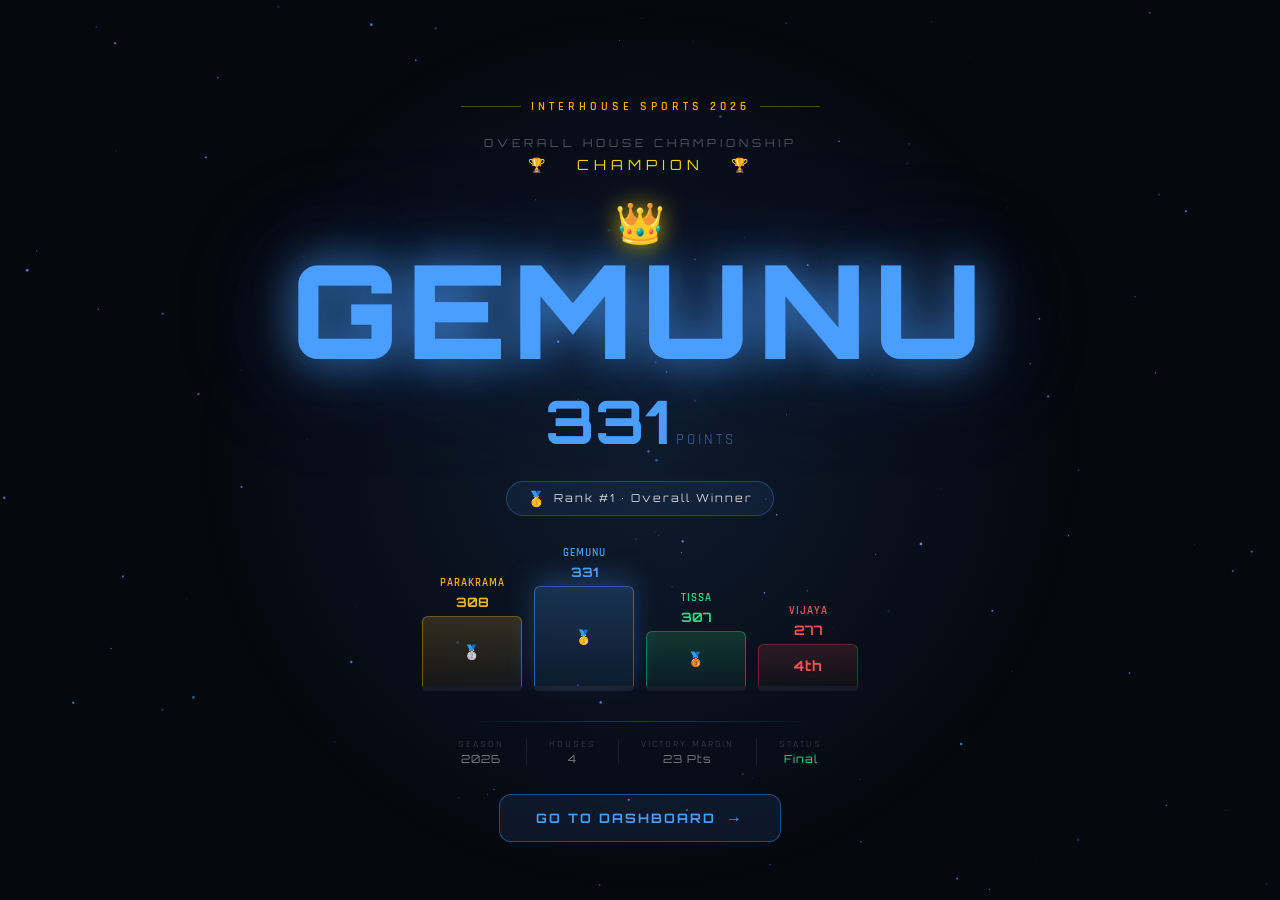
<file: index.html>
<!DOCTYPE html>
<html lang="en">
<head>
<meta charset="UTF-8">
<meta name="viewport" content="width=device-width, initial-scale=1.0, maximum-scale=1.0">
<title>WINNER — Interhouse Sports 2026</title>
<link href="https://fonts.googleapis.com/css2?family=Orbitron:wght@400;700;900&family=Rajdhani:wght@400;600;700&family=Exo+2:wght@300;400;600;700&display=swap" rel="stylesheet">
<style>
  :root {
    --bg: #06080f;
    --gemunu: #4a9eff;
    --parakrama: #f0b429;
    --tissa: #30d988;
    --vijaya: #ff5555;
    --gold: #ffd700;
    --gold2: #ffaa00;
  }

  *, *::before, *::after { margin: 0; padding: 0; box-sizing: border-box; }

  html { height: 100%; }

  body {
    background: var(--bg);
    color: #fff;
    font-family: 'Exo 2', sans-serif;
    min-height: 100%;
    /* scrollable so nothing clips on small phones */
    overflow-x: hidden;
    overflow-y: auto;
    display: flex;
    flex-direction: column;
    align-items: center;
    justify-content: center;
    padding: 60px 16px 40px;
  }

  /* ─── BACKGROUND ─── */
  #particles { position: fixed; inset: 0; z-index: 0; pointer-events: none; }

  .radial-glow {
    position: fixed;
    width: min(900px, 160vw);
    height: min(900px, 160vw);
    border-radius: 50%;
    background: radial-gradient(ellipse, rgba(74,158,255,0.13) 0%, transparent 70%);
    top: 50%; left: 50%;
    transform: translate(-50%, -50%);
    z-index: 0;
    animation: breathe 3s ease-in-out infinite;
    pointer-events: none;
  }
  @keyframes breathe {
    0%,100% { transform: translate(-50%,-50%) scale(1);    opacity: .7; }
    50%      { transform: translate(-50%,-50%) scale(1.12); opacity: 1;  }
  }

  #burst { position: fixed; inset: 0; z-index: 5; pointer-events: none; overflow: hidden; }
  .conf  { position: absolute; border-radius: 2px; opacity: 0; }

  /* ─── STAGE ─── */
  .stage {
    position: relative;
    z-index: 10;
    display: flex;
    flex-direction: column;
    align-items: center;
    width: 100%;
    max-width: 680px;
    /* prevent crown overflow clipping */
    padding-top: 20px;
    opacity: 0;
    animation: stageIn .8s ease forwards .3s;
  }
  @keyframes stageIn {
    from { opacity: 0; transform: translateY(30px); }
    to   { opacity: 1; transform: translateY(0); }
  }
  @keyframes fadeUp {
    from { opacity: 0; transform: translateY(16px); }
    to   { opacity: 1; transform: translateY(0); }
  }

  /* ─── TOP BAR ─── */
  .top-bar {
    display: flex; align-items: center; gap: 10px;
    margin-bottom: 22px;
    opacity: 0; animation: fadeUp .6s ease forwards .5s;
    width: 100%; justify-content: center;
  }
  .top-bar-line { flex: 1; max-width: 60px; height: 1px; background: rgba(255,215,0,.3); }
  .top-bar-text {
    font-family: 'Rajdhani', sans-serif;
    font-size: clamp(10px, 2.5vw, 12px);
    letter-spacing: 4px; color: var(--gold2);
    text-transform: uppercase; font-weight: 600;
    white-space: nowrap;
  }

  /* ─── LABELS ─── */
  .event-title {
    font-family: 'Orbitron', sans-serif;
    font-size: clamp(9px, 2vw, 11px);
    letter-spacing: 4px; color: rgba(255,255,255,.3);
    text-transform: uppercase; margin-bottom: 6px; text-align: center;
    opacity: 0; animation: fadeUp .6s ease forwards .65s;
  }
  .champion-label {
    font-family: 'Orbitron', sans-serif;
    font-size: clamp(11px, 3vw, 14px);
    letter-spacing: 5px; color: var(--gold);
    text-transform: uppercase; margin-bottom: 28px; text-align: center;
    opacity: 0; animation: fadeUp .6s ease forwards .8s;
  }

  /* ─── WINNER NAME ─── */
  .winner-name-wrap {
    position: relative;
    /* top padding = crown height so it never overlaps label above */
    padding-top: 44px;
    margin-bottom: 8px;
    opacity: 0;
    animation: blastIn .9s cubic-bezier(.175,.885,.32,1.275) forwards 1.0s;
  }
  @keyframes blastIn {
    0%   { opacity: 0; transform: scale(.4); filter: blur(20px); }
    70%  { opacity: 1; filter: blur(0); }
    100% { opacity: 1; transform: scale(1); }
  }

  .crown {
    position: absolute;
    top: 0; left: 50%;
    transform: translateX(-50%);
    font-size: clamp(28px, 7vw, 40px);
    line-height: 1;
    filter: drop-shadow(0 0 12px rgba(255,215,0,.8));
    animation: crownBounce 1.6s ease-in-out infinite 2s;
  }
  @keyframes crownBounce {
    0%,100% { transform: translateX(-50%) translateY(0)   rotate(-3deg); }
    50%     { transform: translateX(-50%) translateY(-7px) rotate(3deg); }
  }

  .winner-name {
    font-family: 'Orbitron', sans-serif;
    font-size: clamp(52px, 16vw, 130px);
    font-weight: 900;
    color: var(--gemunu);
    letter-spacing: clamp(2px, 1vw, 8px);
    text-shadow:
      0 0 40px rgba(74,158,255,.7),
      0 0 80px rgba(74,158,255,.4),
      0 0 160px rgba(74,158,255,.2);
    line-height: 1;
    animation: nameGlow 2s ease-in-out infinite 2.2s;
    white-space: nowrap;
  }
  @keyframes nameGlow {
    0%,100% { text-shadow: 0 0 40px rgba(74,158,255,.7), 0 0 80px rgba(74,158,255,.4); }
    50%     { text-shadow: 0 0 60px rgba(74,158,255,1),  0 0 120px rgba(74,158,255,.7); }
  }

  /* ─── SCORE ─── */
  .score-row {
    display: flex; align-items: baseline; gap: 8px; margin-bottom: 22px;
    opacity: 0; animation: fadeUp .6s ease forwards 1.4s;
  }
  .score-num {
    font-family: 'Orbitron', sans-serif;
    font-size: clamp(30px, 8vw, 60px); font-weight: 700; color: var(--gemunu);
  }
  .score-pts {
    font-family: 'Rajdhani', sans-serif; font-size: clamp(12px, 3vw, 15px);
    letter-spacing: 3px; color: rgba(74,158,255,.6);
    text-transform: uppercase; margin-bottom: 4px;
  }

  /* ─── RANK BADGE ─── */
  .rank-badge {
    display: inline-flex; align-items: center; gap: 8px;
    background: rgba(74,158,255,.08);
    border: 1px solid rgba(74,158,255,.3);
    border-radius: 30px; padding: 7px 20px; margin-bottom: 30px;
    opacity: 0; animation: fadeUp .6s ease forwards 1.55s;
  }
  .rank-badge-icon { color: var(--gold); font-size: 15px; }
  .rank-badge-text {
    font-family: 'Orbitron', sans-serif;
    font-size: clamp(9px, 2.5vw, 11px);
    letter-spacing: 2px; color: rgba(255,255,255,.8);
    white-space: nowrap;
  }

  /* ─── PODIUM ─── */
  .podium-section {
    display: flex; align-items: flex-end; justify-content: center;
    gap: clamp(6px, 2vw, 12px);
    margin-bottom: 30px; width: 100%;
    opacity: 0; animation: fadeUp .7s ease forwards 1.75s;
  }
  .podium-item { display: flex; flex-direction: column; align-items: center; flex: 1; max-width: 100px; }
  .podium-label {
    font-family: 'Rajdhani', sans-serif;
    font-size: clamp(9px, 2.5vw, 11px);
    letter-spacing: 1px; font-weight: 600;
    text-transform: uppercase; margin-bottom: 4px;
    text-align: center; white-space: nowrap;
  }
  .podium-score-small {
    font-family: 'Orbitron', sans-serif;
    font-size: clamp(10px, 3vw, 13px); font-weight: 700; margin-bottom: 6px;
  }
  .podium-block {
    width: 100%; border-radius: 6px 6px 0 0;
    display: flex; align-items: center; justify-content: center;
    font-family: 'Orbitron', sans-serif;
    font-size: clamp(11px, 3vw, 14px); font-weight: 700;
    letter-spacing: 1px; padding: 10px 0;
  }
  .podium-base { width: 100%; height: 5px; background: rgba(255,255,255,.06); border-radius: 0 0 4px 4px; }

  .first .podium-label       { color: var(--gemunu); }
  .first .podium-score-small { color: var(--gemunu); }
  .first .podium-block {
    height: clamp(70px, 15vw, 100px);
    background: linear-gradient(180deg,rgba(74,158,255,.22),rgba(74,158,255,.08));
    border: 1px solid rgba(74,158,255,.5); border-bottom: none; color: var(--gemunu);
    box-shadow: 0 -10px 28px rgba(74,158,255,.25);
  }
  .second .podium-label       { color: var(--parakrama); }
  .second .podium-score-small { color: var(--parakrama); }
  .second .podium-block {
    height: clamp(48px, 11vw, 70px);
    background: linear-gradient(180deg,rgba(240,180,41,.18),rgba(240,180,41,.06));
    border: 1px solid rgba(240,180,41,.4); border-bottom: none; color: var(--parakrama);
  }
  .third .podium-label       { color: var(--tissa); }
  .third .podium-score-small { color: var(--tissa); }
  .third .podium-block {
    height: clamp(38px, 9vw, 55px);
    background: linear-gradient(180deg,rgba(48,217,136,.18),rgba(48,217,136,.06));
    border: 1px solid rgba(48,217,136,.4); border-bottom: none; color: var(--tissa);
  }
  .fourth .podium-label       { color: var(--vijaya); }
  .fourth .podium-score-small { color: var(--vijaya); }
  .fourth .podium-block {
    height: clamp(28px, 7vw, 42px);
    background: linear-gradient(180deg,rgba(255,85,85,.14),rgba(255,85,85,.04));
    border: 1px solid rgba(255,85,85,.3); border-bottom: none; color: var(--vijaya);
  }

  /* ─── DIVIDER ─── */
  .divider {
    width: min(360px, 85%); height: 1px;
    background: linear-gradient(90deg,transparent,rgba(74,158,255,.3),transparent);
    margin-bottom: 16px;
    opacity: 0; animation: fadeUp .6s ease forwards 1.9s;
  }

  /* ─── FOOTER STATS ─── */
  .footer-info {
    display: flex; align-items: center;
    gap: clamp(10px, 4vw, 22px);
    flex-wrap: wrap; justify-content: center;
    margin-bottom: 28px;
    opacity: 0; animation: fadeUp .6s ease forwards 2.0s;
  }
  .footer-item { display: flex; flex-direction: column; align-items: center; gap: 2px; }
  .footer-item-label {
    font-family: 'Rajdhani', sans-serif; font-size: clamp(9px, 2vw, 10px);
    letter-spacing: 2px; color: rgba(255,255,255,.22); text-transform: uppercase;
  }
  .footer-item-val {
    font-family: 'Orbitron', sans-serif; font-size: clamp(10px, 2.5vw, 11px);
    color: rgba(255,255,255,.45); letter-spacing: 1px;
  }
  .footer-sep { width: 1px; height: 26px; background: rgba(255,255,255,.08); }

  /* ─── DASHBOARD BUTTON ─── */
  .dashboard-btn {
    display: inline-flex; align-items: center; gap: 10px;
    background: rgba(74,158,255,.1);
    border: 1px solid rgba(74,158,255,.4);
    border-radius: 12px;
    padding: clamp(10px,3vw,13px) clamp(22px,6vw,36px);
    color: var(--gemunu);
    font-family: 'Orbitron', sans-serif;
    font-size: clamp(10px, 2.8vw, 13px);
    font-weight: 700;
    letter-spacing: 2px;
    text-decoration: none;
    text-transform: uppercase;
    cursor: pointer;
    transition: background .2s, box-shadow .2s, transform .15s;
    opacity: 0;
    animation: fadeUp .7s ease forwards 2.15s;
    white-space: nowrap;
  }
  .dashboard-btn:hover {
    background: rgba(74,158,255,.22);
    box-shadow: 0 0 28px rgba(74,158,255,.35);
    transform: translateY(-2px);
  }
  .dashboard-btn:active { transform: translateY(0); }
  .btn-arrow { font-size: 16px; transition: transform .2s; }
  .dashboard-btn:hover .btn-arrow { transform: translateX(4px); }

  /* ─── MOBILE TWEAKS ─── */
  @media (max-width: 480px) {
    body { padding: 50px 12px 36px; justify-content: flex-start; }
    .footer-sep { display: none; }
    .footer-info { gap: 16px; }
    .podium-label { letter-spacing: 0; }
  }
</style>
</head>
<body>

<canvas id="particles"></canvas>
<div class="radial-glow"></div>
<div id="burst"></div>

<div class="stage">

  <div class="top-bar">
    <div class="top-bar-line"></div>
    <div class="top-bar-text">Interhouse Sports 2026</div>
    <div class="top-bar-line"></div>
  </div>

  <div class="event-title">Overall House Championship</div>
  <div class="champion-label">🏆 &nbsp; Champion &nbsp; 🏆</div>

  <div class="winner-name-wrap">
    <div class="crown">👑</div>
    <div class="winner-name">GEMUNU</div>
  </div>

  <div class="score-row">
    <div class="score-num">331</div>
    <div class="score-pts">Points</div>
  </div>

  <div class="rank-badge">
    <span class="rank-badge-icon">🥇</span>
    <span class="rank-badge-text">Rank #1 · Overall Winner</span>
  </div>

  <div class="podium-section">
    <div class="podium-item second">
      <div class="podium-label">Parakrama</div>
      <div class="podium-score-small">308</div>
      <div class="podium-block">🥈</div>
      <div class="podium-base"></div>
    </div>
    <div class="podium-item first">
      <div class="podium-label">Gemunu</div>
      <div class="podium-score-small">331</div>
      <div class="podium-block">🥇</div>
      <div class="podium-base"></div>
    </div>
    <div class="podium-item third">
      <div class="podium-label">Tissa</div>
      <div class="podium-score-small">307</div>
      <div class="podium-block">🥉</div>
      <div class="podium-base"></div>
    </div>
    <div class="podium-item fourth">
      <div class="podium-label">Vijaya</div>
      <div class="podium-score-small">277</div>
      <div class="podium-block">4th</div>
      <div class="podium-base"></div>
    </div>
  </div>

  <div class="divider"></div>

  <div class="footer-info">
    <div class="footer-item">
      <div class="footer-item-label">Season</div>
      <div class="footer-item-val">2026</div>
    </div>
    <div class="footer-sep"></div>
    <div class="footer-item">
      <div class="footer-item-label">Houses</div>
      <div class="footer-item-val">4</div>
    </div>
    <div class="footer-sep"></div>
    <div class="footer-item">
      <div class="footer-item-label">Victory Margin</div>
      <div class="footer-item-val">23 Pts</div>
    </div>
    <div class="footer-sep"></div>
    <div class="footer-item">
      <div class="footer-item-label">Status</div>
      <div class="footer-item-val" style="color:#30d988;">Final</div>
    </div>
  </div>

  <a href="index2.html" class="dashboard-btn">
    <span>Go to Dashboard</span>
    <span class="btn-arrow">→</span>
  </a>

</div>

<script>
/* ── PARTICLES ── */
const canvas = document.getElementById('particles');
const ctx    = canvas.getContext('2d');
function resize(){ canvas.width = innerWidth; canvas.height = innerHeight; }
resize(); window.addEventListener('resize', resize);
const stars = Array.from({length:130}, ()=>({
  x: Math.random()*innerWidth, y: Math.random()*innerHeight,
  r: Math.random()*1.2+.2, a: Math.random(), da:(Math.random()-.5)*.005
}));
(function tick(){
  ctx.clearRect(0,0,canvas.width,canvas.height);
  stars.forEach(s=>{
    s.a = Math.max(.05, Math.min(.9, s.a+s.da));
    if(s.a<=.05||s.a>=.9) s.da*=-1;
    ctx.beginPath(); ctx.arc(s.x,s.y,s.r,0,Math.PI*2);
    ctx.fillStyle=`rgba(74,158,255,${s.a})`; ctx.fill();
  });
  requestAnimationFrame(tick);
})();

/* ── CONFETTI ── */
const burst  = document.getElementById('burst');
const COLORS = ['#4a9eff','#ffd700','#30d988','#ff5555','#ffffff','#f0b429','#b388ff','#ff88cc'];
function spawnConfetti(){
  for(let i=0;i<140;i++){
    const el  = document.createElement('div');
    el.className = 'conf';
    const c   = COLORS[Math.floor(Math.random()*COLORS.length)];
    const sz  = 5 + Math.random()*9;
    const delay = Math.random()*1.0;
    const dur   = 1.8 + Math.random()*1.6;
    const dx    = (Math.random()-.5)*900;
    const dy    = -(280 + Math.random()*520);
    const rot   = Math.random()*720;
    el.style.cssText = `left:50%;top:50%;width:${sz}px;height:${sz}px;
      background:${c};border-radius:${Math.random()>.5?'50%':'2px'};`;
    burst.appendChild(el);
    el.animate([
      {opacity:0,  transform:`translate(-50%,-50%) translate(0,0) rotate(0deg)`},
      {opacity:1,  transform:`translate(-50%,-50%) translate(${dx*.3}px,${dy*.4}px) rotate(${rot*.3}deg)`, offset:.1},
      {opacity:.9, transform:`translate(-50%,-50%) translate(${dx}px,${dy}px) rotate(${rot}deg)`, offset:.5},
      {opacity:0,  transform:`translate(-50%,-50%) translate(${dx*1.1}px,${innerHeight}px) rotate(${rot*1.5}deg)`},
    ],{duration:dur*1000, delay:delay*1000, fill:'forwards', easing:'cubic-bezier(.2,.8,.4,1)'});
    setTimeout(()=>el.remove(),(dur+delay+.5)*1000);
  }
}
setTimeout(spawnConfetti, 1100);
setTimeout(spawnConfetti, 2300);
setTimeout(spawnConfetti, 4000);
setInterval(spawnConfetti,  6200);
</script>
</body>
</html>
</file>
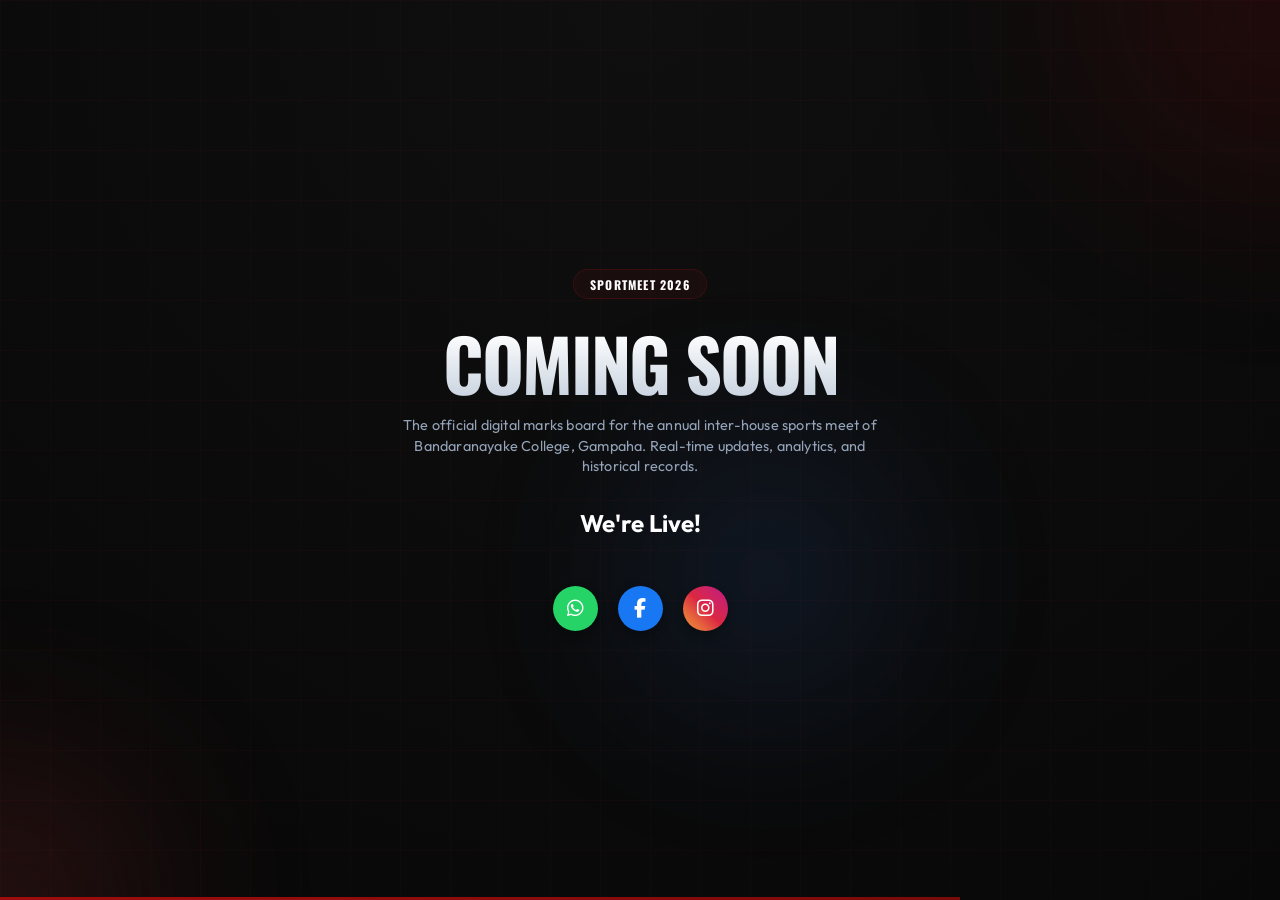
<file: comingsoon.html>
<!doctype html>
<html lang="en">
  <head>
    <meta charset="UTF-8" />
    <meta
      name="viewport"
      content="width=device-width, initial-scale=1.0, maximum-scale=1.0, user-scalable=no"
    />
    <title>Coming Soon | Bandaranayake College Sportmeet 2026</title>
    <meta
      name="title"
      content="Coming Soon | Bandaranayake College Sportmeet 2026"
    />
    <meta
      name="description"
      content="Get ready for Bandaranayake College Sportmeet 2026. The official digital marks board for live sports scores, results, and updates. Launching soon on bcsports.site."
    />
    <meta
      name="keywords"
      content="Bandaranayake College Sportmeet, bc sports, bcsports.site, SportMeet 2026, BCG Sportmeet, Inter House Sports Meet Gampaha, Bandaranayake College"
    />
    <meta name="robots" content="index, follow" />
    <link rel="canonical" href="https://www.bcsports.site/" />

    <!-- Open Graph / Facebook -->
    <meta property="og:type" content="website" />
    <meta property="og:url" content="https://www.bcsports.site/" />
    <meta
      property="og:title"
      content="Coming Soon | Bandaranayake College Sportmeet 2026"
    />
    <meta
      property="og:description"
      content="Official digital scores board for Bandaranayake College Inter-house Sports Meet 2026. Stay tuned!"
    />
    <meta
      property="og:image"
      content="https://i.ibb.co/8DYjdRdn/New-Project.png"
    />
    <meta property="og:site_name" content="BC Sports Site" />
    <meta property="og:locale" content="en_US" />

    <!-- Twitter -->
    <meta property="twitter:card" content="summary_large_image" />
    <meta property="twitter:url" content="https://www.bcsports.site/" />
    <meta
      property="twitter:title"
      content="Bandaranayake College Sportmeet 2026 - Coming Soon"
    />
    <meta
      property="twitter:description"
      content="Official live updates for Bandaranayake College Sportmeet 2026. Launching soon on bcsports.site."
    />
    <meta
      property="twitter:image"
      content="https://i.ibb.co/8DYjdRdn/New-Project.png"
    />

    <!-- iOS PWA Tags -->
    <meta name="apple-mobile-web-app-capable" content="yes" />
    <meta
      name="apple-mobile-web-app-status-bar-style"
      content="black-translucent"
    />
    <meta name="apple-mobile-web-app-title" content="SportMeet" />
    <meta name="theme-color" content="#080808" />
    <meta name="color-scheme" content="dark" />
    <meta name="application-name" content="SportMeet 2026" />
    <meta name="msapplication-TileColor" content="#080808" />

    <link
      href="https://fonts.googleapis.com/css2?family=Oswald:wght@400;500;600;700&family=Outfit:wght@400;500;600;700&display=swap"
      rel="stylesheet"
    />
    <link
      rel="stylesheet"
      href="https://cdnjs.cloudflare.com/ajax/libs/font-awesome/6.4.0/css/all.min.css"
    />

    <!-- Manifest -->
    <link rel="manifest" href="manifest.json" />

    <!-- Icons -->
    <link
      rel="icon"
      type="image/jpeg"
      sizes="32x32"
      href="https://i.ibb.co/p6nRXkvK/Untitled-s1.jpg"
    />
    <link
      rel="icon"
      type="image/jpeg"
      sizes="16x16"
      href="https://i.ibb.co/p6nRXkvK/Untitled-s1.jpg"
    />
    <link
      rel="apple-touch-icon"
      sizes="180x180"
      href="https://i.ibb.co/p6nRXkvK/Untitled-s1.jpg"
    />
    <link
      rel="apple-touch-icon"
      sizes="152x152"
      href="https://i.ibb.co/p6nRXkvK/Untitled-s1.jpg"
    />
    <link
      rel="apple-touch-icon"
      sizes="120x120"
      href="https://i.ibb.co/p6nRXkvK/Untitled-s1.jpg"
    />
    <!-- PWA Advanced Features -->
    <script src="pwa-features.js" defer></script>
    <style>
      :root {
        --primary-black: #080808;
        --secondary-black: #111111;
        --bright-red: #9e0d0d;
        --deep-red: #7a0a0a;
        --white: #ffffff;
        --surface-1: #111111;
        --surface-2: #1a1a1a;
        --surface-3: #222222;
        --glass-border: rgba(255, 31, 31, 0.15);
        --glass-bg: rgba(255, 255, 255, 0.05);
        --font-header: "Oswald", sans-serif;
        --font-body: "Outfit", sans-serif;
        --text-primary: #ffffff;
        --text-secondary: #cbd5e1;
        --text-muted: #94a3b8;
        --vijaya-color: #ef4444;
        --gemunu-color: #3b82f6;
        --parakrama-color: #fbbf24;
        --tissa-color: #10b981;
        --gradient-sports: linear-gradient(135deg, #9e0d0d 0%, #7a0a0a 100%);
        --gradient-dark: radial-gradient(
          circle at 50% 0%,
          #0f0f0f 0%,
          #080808 100%
        );
        --shadow-glow: 0 0 20px rgba(255, 31, 31, 0.2);
        --transition-fast: 0.15s cubic-bezier(0.23, 1, 0.32, 1);
        --transition-normal: 0.3s cubic-bezier(0.23, 1, 0.32, 1);
      }

      * {
        margin: 0;
        padding: 0;
        box-sizing: border-box;
      }

      body {
        font-family: var(--font-body);
        background: var(--primary-black);
        color: var(--text-primary);
        overflow-x: hidden;
        min-height: 100vh;
      }

      .background {
        position: fixed;
        top: 0;
        left: 0;
        width: 100%;
        height: 100%;
        z-index: 0;
        background: var(--gradient-dark);
      }

      .grid-overlay {
        position: absolute;
        top: 0;
        left: 0;
        width: 100%;
        height: 100%;
        background-image:
          linear-gradient(rgba(255, 31, 31, 0.03) 1px, transparent 1px),
          linear-gradient(90deg, rgba(255, 31, 31, 0.03) 1px, transparent 1px);
        background-size: 50px 50px;
        animation: gridMove 20s linear infinite;
      }

      @keyframes gridMove {
        0% {
          transform: translate(0, 0);
        }
        100% {
          transform: translate(50px, 50px);
        }
      }

      .glow-orb {
        position: absolute;
        border-radius: 50%;
        filter: blur(100px);
        opacity: 0.15;
        animation: float 8s ease-in-out infinite;
      }

      .orb-1 {
        width: 400px;
        height: 400px;
        background: var(--bright-red);
        top: -200px;
        right: -200px;
        animation-delay: 0s;
      }

      .orb-2 {
        width: 300px;
        height: 300px;
        background: var(--vijaya-color);
        bottom: -150px;
        left: -150px;
        animation-delay: 2s;
      }

      .orb-3 {
        width: 250px;
        height: 250px;
        background: var(--gemunu-color);
        top: 50%;
        left: 50%;
        animation-delay: 4s;
      }

      @keyframes float {
        0%,
        100% {
          transform: translate(0, 0) scale(1);
        }
        50% {
          transform: translate(30px, -30px) scale(1.1);
        }
      }

      .container {
        position: relative;
        z-index: 1;
        min-height: 100vh;
        display: flex;
        flex-direction: column;
        align-items: center;
        justify-content: center;
        padding: 2rem;
      }

      .logo {
        margin-bottom: 2rem;
        animation: fadeInDown 0.8s ease-out;
      }

      .logo-text {
        padding: 0.35rem 1rem;
        background: rgba(255, 31, 31, 0.05);
        border: 1px solid var(--glass-border);
        border-radius: 50px;
        color: var(--text-primary);
        font-family: var(--font-header);
        font-size: 0.75rem;
        font-weight: 700;
        text-transform: uppercase;
        letter-spacing: 1.2px;
        transition: all var(--transition-normal);
        display: inline-flex;
        align-items: center;
        gap: 0.5rem;
      }

      .logo-text:hover {
        background: rgba(255, 31, 31, 0.2);
        border-color: var(--bright-red);
        transform: translateY(-2px);
        box-shadow: var(--shadow-glow);
      }

      .main-content {
        text-align: center;
        max-width: 800px;
        animation: fadeInUp 0.8s ease-out 0.2s both;
      }

      .title {
        font-family: var(--font-header);
        font-size: clamp(2.5rem, 8vw, 4.5rem);
        font-weight: 900;
        line-height: 0.9;
        letter-spacing: -2px;
        text-transform: uppercase;
        margin-bottom: 1.2rem;
        background: linear-gradient(
          180deg,
          var(--white) 0%,
          var(--text-secondary) 100%
        );
        -webkit-background-clip: text;
        -webkit-text-fill-color: transparent;
        background-clip: text;
      }

      .subtitle {
        font-size: clamp(0.75rem, 1.5vw, 0.9rem);
        color: var(--text-muted);
        margin-bottom: 2rem;
        font-weight: 400;
        letter-spacing: 0.2px;
        line-height: 1.4;
        max-width: 500px;
        margin-left: auto;
        margin-right: auto;
      }

      .countdown {
        display: flex;
        gap: 2rem;
        justify-content: center;
        margin-bottom: 3rem;
        flex-wrap: wrap;
      }

      .countdown-item {
        background: rgba(17, 17, 17, 0.8);
        border: 1px solid rgba(255, 255, 255, 0.1);
        backdrop-filter: blur(10px);
        padding: 1.5rem 2rem;
        border-radius: 0;
        min-width: 120px;
        transition: all var(--transition-normal);
      }

      .countdown-item:hover {
        transform: translateY(-5px);
        box-shadow: var(--shadow-glow);
        border-color: rgba(255, 31, 31, 0.3);
      }

      .countdown-number {
        font-family: var(--font-header);
        font-size: 3.5rem;
        font-weight: 900;
        line-height: 1;
        color: var(--bright-red);
        display: block;
        margin-bottom: 0.5rem;
      }

      .countdown-label {
        font-size: 0.75rem;
        color: #9ca3af;
        text-transform: uppercase;
        letter-spacing: 1.5px;
        font-weight: 600;
      }

      /* Install Section - Premium Design */
      .install-section {
        width: 100%;
        max-width: 600px;
        margin: 4rem auto 2rem auto;
        animation: fadeInUp 0.8s ease-out 0.6s both;
      }

      .install-card {
        background: linear-gradient(
          135deg,
          rgba(255, 31, 31, 0.1) 0%,
          rgba(15, 15, 15, 0.95) 100%
        );
        backdrop-filter: blur(10px);
        -webkit-backdrop-filter: blur(10px);
        border: 1px solid rgba(255, 31, 31, 0.2);
        border-radius: 20px;
        padding: 1.25rem 1.75rem;
        display: flex;
        justify-content: space-between;
        align-items: center;
        gap: 2rem;
        box-shadow: 0 20px 40px rgba(0, 0, 0, 0.4);
        position: relative;
        overflow: hidden;
      }

      .install-content {
        display: flex;
        align-items: center;
        gap: 1.5rem;
        z-index: 1;
        text-align: left;
      }

      .install-icon-wrapper {
        width: 60px;
        height: 60px;
        background: rgba(255, 31, 31, 0.1);
        border: 1px solid rgba(255, 31, 31, 0.3);
        border-radius: 15px;
        display: flex;
        align-items: center;
        justify-content: center;
        font-size: 2rem;
        color: var(--bright-red);
        flex-shrink: 0;
      }

      .install-info {
        display: flex;
        flex-direction: column;
        gap: 0.25rem;
      }

      .install-title {
        font-family: var(--font-header);
        font-size: 1.25rem;
        font-weight: 800;
        text-transform: uppercase;
        letter-spacing: 0.5px;
        color: var(--white);
        margin: 0;
      }

      .install-text {
        font-size: 0.8rem;
        color: var(--text-secondary);
        margin: 0;
        line-height: 1.4;
      }

      .premium-install-btn {
        background: var(--gradient-sports);
        border: none;
        border-radius: 12px;
        color: var(--white);
        padding: 0.8rem 1.25rem;
        font-family: var(--font-header);
        font-size: 0.9rem;
        font-weight: 700;
        text-transform: uppercase;
        display: flex;
        align-items: center;
        gap: 0.75rem;
        cursor: pointer;
        transition: all 0.3s ease;
        box-shadow: 0 10px 20px rgba(255, 31, 31, 0.2);
        flex-shrink: 0;
        z-index: 1;
      }

      .premium-install-btn:hover {
        transform: translateY(-3px);
        box-shadow: 0 15px 30px rgba(255, 31, 31, 0.4);
        filter: brightness(1.1);
      }

      @media (max-width: 650px) {
        .install-card {
          flex-direction: column;
          text-align: center;
          padding: 1.5rem;
        }

        .install-content {
          flex-direction: column;
          text-align: center;
        }
      }

      .social-links {
        display: flex;
        gap: 1.25rem;
        justify-content: center;
        margin-top: 1rem;
        animation: fadeIn 0.8s ease-out 0.8s both;
      }

      .social-link {
        width: 45px;
        height: 45px;
        display: flex;
        align-items: center;
        justify-content: center;
        border-radius: 50%;
        color: var(--white);
        transition: all var(--transition-normal);
        text-decoration: none;
        font-size: 1.2rem;
        box-shadow: 0 4px 10px rgba(0, 0, 0, 0.3);
      }

      .social-link:hover {
        transform: translateY(-5px) scale(1.1);
        filter: brightness(1.1);
      }

      .social-link.whatsapp {
        background: #25d366;
      }

      .social-link.facebook {
        background: #1877f2;
      }

      .social-link.instagram {
        background: linear-gradient(
          45deg,
          #f09433 0%,
          #e6683c 25%,
          #dc2743 50%,
          #cc2366 75%,
          #bc1888 100%
        );
      }

      .progress-bar {
        position: fixed;
        bottom: 0;
        left: 0;
        height: 3px;
        background: var(--gradient-sports);
        width: 0%;
        animation: progress 3s ease-out forwards;
      }

      @keyframes progress {
        to {
          width: 75%;
        }
      }

      @keyframes fadeInDown {
        from {
          opacity: 0;
          transform: translateY(-30px);
        }
        to {
          opacity: 1;
          transform: translateY(0);
        }
      }

      @keyframes fadeInUp {
        from {
          opacity: 0;
          transform: translateY(30px);
        }
        to {
          opacity: 1;
          transform: translateY(0);
        }
      }

      @keyframes fadeIn {
        from {
          opacity: 0;
        }
        to {
          opacity: 1;
        }
      }

      @media (max-width: 768px) {
        .container {
          padding: 1.5rem;
        }

        .title {
          font-size: clamp(2rem, 10vw, 3rem);
        }

        .countdown {
          gap: 0.75rem;
          flex-wrap: wrap;
          justify-content: center;
        }

        .countdown-item {
          padding: 1rem;
          min-width: 80px;
          flex: 1 1 calc(50% - 1rem);
          max-width: 120px;
        }

        .countdown-number {
          font-size: 2rem;
        }

        .install-card {
          flex-direction: column;
          text-align: center;
          padding: 1.5rem;
          gap: 1.5rem;
        }

        .install-content {
          flex-direction: column;
          text-align: center;
        }

        .premium-install-btn {
          width: 100%;
          justify-content: center;
        }
      }

      @media (max-width: 480px) {
        .countdown-item {
          min-width: 70px;
          padding: 0.75rem;
        }

        .countdown-number {
          font-size: 1.75rem;
        }

        .logo-text {
          font-size: 0.65rem;
          padding: 0.3rem 0.8rem;
        }
      }
    </style>
  </head>
  <body>
    <div class="background">
      <div class="grid-overlay"></div>
      <div class="glow-orb orb-1"></div>
      <div class="glow-orb orb-2"></div>
      <div class="glow-orb orb-3"></div>
    </div>

    <div class="container">
      <div class="logo">
        <div class="logo-text">SPORTMEET 2026</div>
      </div>

      <div class="main-content">
        <h1 class="title">COMING SOON</h1>
        <p class="subtitle">
          The official digital marks board for the annual inter-house sports
          meet of Bandaranayake College, Gampaha. Real-time updates, analytics,
          and historical records.
        </p>

        <div class="countdown" id="countdown">
          <div class="countdown-item">
            <span class="countdown-number" id="days">00</span>
            <span class="countdown-label">Days</span>
          </div>
          <div class="countdown-item">
            <span class="countdown-number" id="hours">00</span>
            <span class="countdown-label">Hours</span>
          </div>
          <div class="countdown-item">
            <span class="countdown-number" id="minutes">00</span>
            <span class="countdown-label">Minutes</span>
          </div>
          <div class="countdown-item">
            <span class="countdown-number" id="seconds">00</span>
            <span class="countdown-label">Seconds</span>
          </div>
        </div>

        <!-- PWA Install Section -->
        <div
          class="install-section"
          id="pwa-install-section"
          style="display: none"
        >
          <div class="install-card">
            <div class="install-content">
              <div class="install-icon-wrapper">
                <i class="fas fa-mobile-alt"></i>
              </div>
              <div class="install-info">
                <h2 class="install-title">Live Updates on Your Phone</h2>
                <p class="install-text">
                  Install the SportMeet app for the best experience.
                </p>
              </div>
            </div>
            <button id="pwa-install-btn-trigger" class="premium-install-btn">
              <i class="fas fa-download"></i>
              <span>Install Now</span>
            </button>
          </div>
        </div>

        <div class="social-links">
          <a
            href="https://whatsapp.com/channel/0029Vb8DCeW0bIddkcNUZ51J"
            target="_blank"
            class="social-link whatsapp"
            title="WhatsApp"
          >
            <i class="fab fa-whatsapp"></i>
          </a>
          <a
            href="https://facebook.com/tembccdc"
            target="_blank"
            class="social-link facebook"
            title="Facebook"
          >
            <i class="fab fa-facebook-f"></i>
          </a>
          <a
            href="https://www.instagram.com/teamcdcbc?igsh=d2RkbTVvMXl5aTRk"
            target="_blank"
            class="social-link instagram"
            title="Instagram"
          >
            <i class="fab fa-instagram"></i>
          </a>
        </div>
      </div>
    </div>

    <div class="progress-bar"></div>

    <!-- Security Script -->
    <!-- <script src="security.js"></script> -->

    <!-- PWA Install Script -->
    <script src="pwa-install.js"></script>

    <script>
      // Countdown Timer
      let launchDate = new Date("2026-01-23T00:00:00").getTime();

      // Load Basic Config and update dynamic content
      async function loadBasicConfig() {
        try {
          const response = await fetch("data/basic.json");
          if (response.ok) {
            const config = await response.json();
            const year = config.currentYear;
            const name = config.siteName;

            // Update Countdown Launch Date
            if (config.dates && config.dates.launchDate) {
              launchDate = new Date(config.dates.launchDate).getTime();
            }

            // Update Title & Meta
            document.title = `Coming Soon | ${name} ${year}`;
            const metaTitle = document.querySelector('meta[name="title"]');
            if (metaTitle) metaTitle.content = `Coming Soon | ${name} ${year}`;

            // Update Description
            const metaDesc = document.querySelector('meta[name="description"]');
            if (metaDesc) metaDesc.content = config.meta.description;

            // Update OG & Twitter Titles
            const ogTitle = document.querySelector('meta[property="og:title"]');
            if (ogTitle) ogTitle.content = `${name} ${year} - Coming Soon`;
            const twTitle = document.querySelector(
              'meta[property="twitter:title"]',
            );
            if (twTitle) twTitle.content = `${name} ${year} Live`;

            // Update Logo Text
            const logoText = document.querySelector(".logo-text");
            if (logoText) logoText.textContent = `SPORTMEET ${year}`;

            // Update Icons
            if (config.assets && config.assets.favicon) {
              const favicon32 = document.querySelector(
                'link[rel="icon"][sizes="32x32"]',
              );
              if (favicon32) favicon32.href = config.assets.favicon;
              const favicon16 = document.querySelector(
                'link[rel="icon"][sizes="16x16"]',
              );
              if (favicon16) favicon16.href = config.assets.favicon;
              const appleTouchIcons = document.querySelectorAll(
                'link[rel="apple-touch-icon"]',
              );
              appleTouchIcons.forEach(
                (icon) => (icon.href = config.assets.favicon),
              );
            }

            // Update OG Image
            if (config.assets && config.assets.ogImage) {
              const ogImg = document.querySelector('meta[property="og:image"]');
              if (ogImg) ogImg.content = config.assets.ogImage;
            }

            // Update Social Links
            if (config.social) {
              const wa = document.querySelector(".social-link.whatsapp");
              if (wa) wa.href = config.social.whatsapp;
              const fb = document.querySelector(".social-link.facebook");
              if (fb) fb.href = config.social.facebook;
              const ins = document.querySelector(".social-link.instagram");
              if (ins) ins.href = config.social.instagram;
            }

            // Update Manifest link for PWA metadata if needed
            // (Manifest is static, but application-name meta tags can be updated)
            const appName = document.querySelector(
              'meta[name="application-name"]',
            );
            if (appName) appName.content = `SportMeet ${year}`;
          }
        } catch (error) {
          console.error("Error loading basic config:", error);
        }
      }
      loadBasicConfig();

      function updateCountdown() {
        const now = new Date().getTime();
        const distance = launchDate - now;

        const days = Math.floor(distance / (1000 * 60 * 60 * 24));
        const hours = Math.floor(
          (distance % (1000 * 60 * 60 * 24)) / (1000 * 60 * 60),
        );
        const minutes = Math.floor((distance % (1000 * 60 * 60)) / (1000 * 60));
        const seconds = Math.floor((distance % (1000 * 60)) / 1000);

        const daysEl = document.getElementById("days");
        const hoursEl = document.getElementById("hours");
        const minutesEl = document.getElementById("minutes");
        const secondsEl = document.getElementById("seconds");

        if (daysEl) daysEl.textContent = String(days).padStart(2, "0");
        if (hoursEl) hoursEl.textContent = String(hours).padStart(2, "0");
        if (minutesEl) minutesEl.textContent = String(minutes).padStart(2, "0");
        if (secondsEl) secondsEl.textContent = String(seconds).padStart(2, "0");

        if (distance < 0) {
          clearInterval(countdownInterval);
          const countdownEl = document.getElementById("countdown");
          if (countdownEl) countdownEl.innerHTML = "<h2>We're Live!</h2>";
        }
      }

      const countdownInterval = setInterval(updateCountdown, 1000);
      updateCountdown();
    </script>
    <!-- PWA Install Script -->
    <script src="pwa-install.js"></script>

    <script>
      // Service Worker Registration
      if ("serviceWorker" in navigator) {
        window.addEventListener("load", () => {
          navigator.serviceWorker
            .register("sw.js")
            .then((reg) => console.log("Service Worker registered", reg))
            .catch((err) =>
              console.error("Service Worker registration failed", err),
            );
        });
      }
    </script>
    <!-- Security Script -->
    <!-- <script src="security.js"></script> -->
  </body>
</html>
</file>
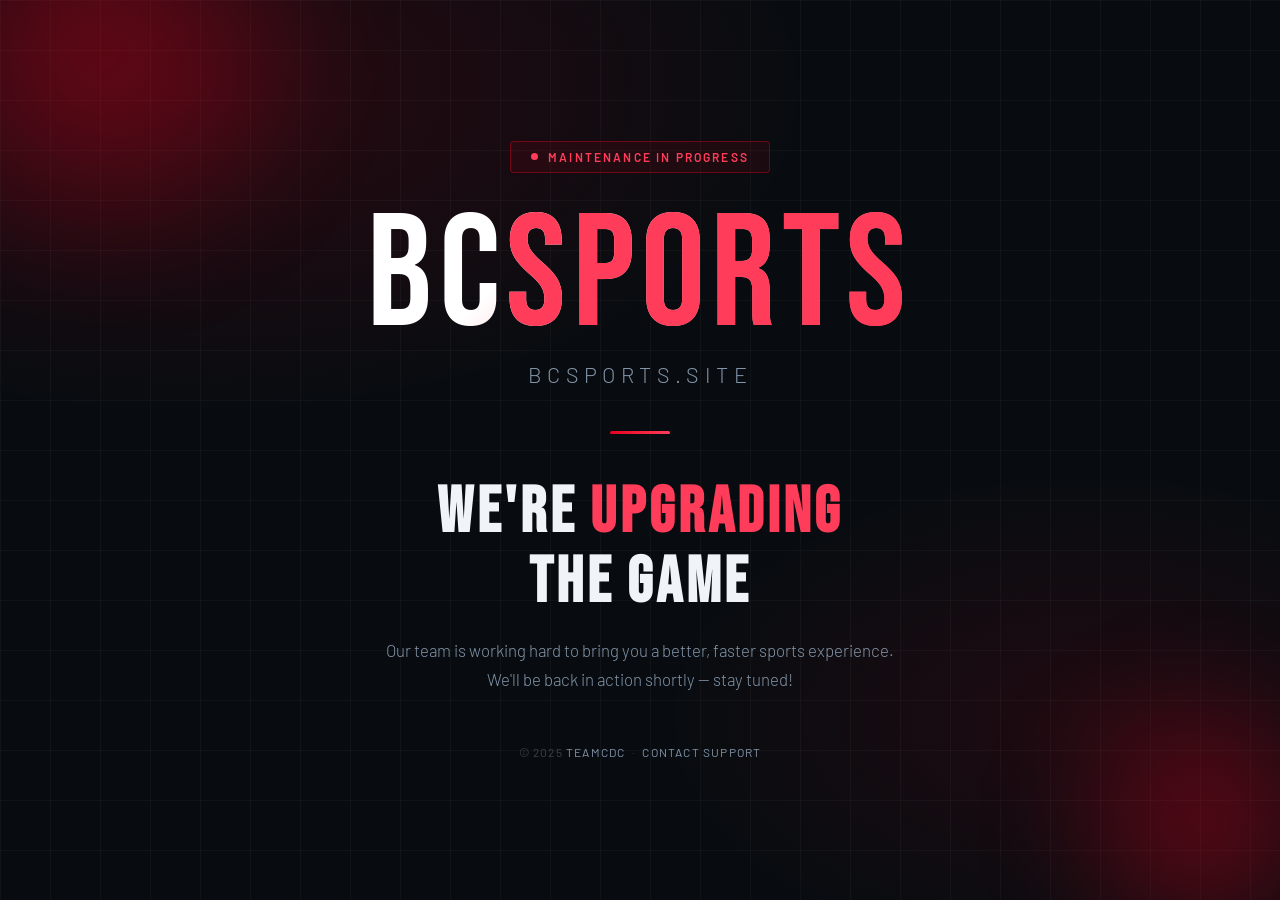
<file: index3.html>
<!DOCTYPE html>
<html lang="en">

<head>
  <meta charset="UTF-8" />
  <meta name="viewport" content="width=device-width, initial-scale=1.0" />
  <title>BC Sports – Under Maintenance</title>
  <meta name="theme-color" content="#080808" />
  <meta name="mobile-web-app-capable" content="yes" />
  <meta name="apple-mobile-web-app-capable" content="yes" />
  <meta name="apple-mobile-web-app-status-bar-style" content="black-translucent" />
  <link rel="manifest" href="manifest.json" />
  <link rel="icon" type="image/jpeg" href="https://i.ibb.co/p6nRXkvK/Untitled-s1.jpg" />
  <link href="https://fonts.googleapis.com/css2?family=Bebas+Neue&family=Barlow:wght@300;400;600;700&display=swap"
    rel="stylesheet" />
  <style>
    *,
    *::before,
    *::after {
      box-sizing: border-box;
      margin: 0;
      padding: 0;
    }

    :root {
      --red: #e8001e;
      --dark: #080c10;
      --card: #141e2a;
      --white: #f0f4f8;
      --muted: #8294a8;
      --accent: #ff3d5a;
    }

    html,
    body {
      height: 100%;
      font-family: 'Barlow', sans-serif;
      background: var(--dark);
      color: var(--white);
      overflow-x: hidden;
    }

    .bg {
      position: fixed;
      inset: 0;
      z-index: 0;
      background:
        radial-gradient(ellipse 80% 60% at 15% 10%, rgba(232, 0, 30, .15) 0%, transparent 60%),
        radial-gradient(ellipse 60% 50% at 85% 80%, rgba(232, 0, 30, .10) 0%, transparent 55%),
        var(--dark);
    }

    .bg-grid {
      position: fixed;
      inset: 0;
      z-index: 0;
      background-image:
        linear-gradient(rgba(255, 255, 255, .03) 1px, transparent 1px),
        linear-gradient(90deg, rgba(255, 255, 255, .03) 1px, transparent 1px);
      background-size: 50px 50px;
    }

    .orb {
      position: fixed;
      z-index: 0;
      border-radius: 50%;
      background: radial-gradient(circle, rgba(232, 0, 30, .35) 0%, transparent 70%);
      filter: blur(40px);
      animation: floatOrb 10s ease-in-out infinite;
    }

    .orb1 {
      width: 500px;
      height: 500px;
      top: -200px;
      left: -150px;
    }

    .orb2 {
      width: 350px;
      height: 350px;
      bottom: -100px;
      right: -100px;
      animation-delay: -5s;
    }

    @keyframes floatOrb {

      0%,
      100% {
        transform: translate(0, 0) scale(1);
      }

      50% {
        transform: translate(40px, 30px) scale(1.08);
      }
    }

    .wrapper {
      position: relative;
      z-index: 10;
      min-height: 100vh;
      display: flex;
      flex-direction: column;
      align-items: center;
      justify-content: center;
      padding: 40px 20px;
      text-align: center;
    }

    .badge {
      display: inline-flex;
      align-items: center;
      gap: 10px;
      padding: 8px 20px;
      border: 1px solid rgba(232, 0, 30, .4);
      border-radius: 4px;
      background: rgba(232, 0, 30, .08);
      font-size: .75rem;
      font-weight: 600;
      letter-spacing: .18em;
      text-transform: uppercase;
      color: var(--accent);
      margin-bottom: 32px;
      animation: fadeDown .8s ease both;
    }

    .badge-dot {
      width: 7px;
      height: 7px;
      background: var(--accent);
      border-radius: 50%;
      animation: pulse 1.5s ease-in-out infinite;
    }

    @keyframes pulse {

      0%,
      100% {
        box-shadow: 0 0 0 0 rgba(255, 61, 90, .6);
      }

      50% {
        box-shadow: 0 0 0 6px rgba(255, 61, 90, 0);
      }
    }

    .logomark {
      font-family: 'Bebas Neue', sans-serif;
      font-size: clamp(5rem, 14vw, 10rem);
      line-height: .9;
      letter-spacing: .04em;
      background: linear-gradient(135deg, #fff 30%, var(--accent) 100%);
      -webkit-background-clip: text;
      -webkit-text-fill-color: transparent;
      background-clip: text;
      animation: fadeDown .9s .15s ease both;
      user-select: none;
    }

    .logomark span {
      -webkit-text-fill-color: var(--accent);
    }

    .tagline {
      font-size: clamp(1rem, 3vw, 1.35rem);
      font-weight: 300;
      letter-spacing: .25em;
      text-transform: uppercase;
      color: var(--muted);
      margin: 12px 0 44px;
      animation: fadeDown 1s .3s ease both;
    }

    .divider {
      width: 60px;
      height: 3px;
      background: linear-gradient(90deg, var(--red), var(--accent));
      border-radius: 2px;
      margin: 0 auto 44px;
      animation: scaleIn .8s .4s ease both;
    }

    h1 {
      font-family: 'Bebas Neue', sans-serif;
      font-size: clamp(2.2rem, 6vw, 4rem);
      letter-spacing: .06em;
      line-height: 1.1;
      animation: fadeUp .9s .5s ease both;
    }

    h1 em {
      font-style: normal;
      -webkit-text-fill-color: var(--accent);
    }

    .subtitle {
      max-width: 540px;
      font-size: 1.05rem;
      font-weight: 300;
      color: var(--muted);
      line-height: 1.7;
      margin: 18px auto 52px;
      animation: fadeUp .9s .65s ease both;
    }

    .footer {
      font-size: .75rem;
      letter-spacing: .1em;
      text-transform: uppercase;
      color: rgba(130, 148, 168, .4);
      animation: fadeUp .9s .75s ease both;
    }

    .footer a {
      color: var(--muted);
      text-decoration: none;
      transition: color .2s;
    }

    .footer a:hover {
      color: var(--accent);
    }

    @keyframes fadeDown {
      from {
        opacity: 0;
        transform: translateY(-20px);
      }

      to {
        opacity: 1;
        transform: translateY(0);
      }
    }

    @keyframes fadeUp {
      from {
        opacity: 0;
        transform: translateY(24px);
      }

      to {
        opacity: 1;
        transform: translateY(0);
      }
    }

    @keyframes scaleIn {
      from {
        opacity: 0;
        transform: scaleX(0);
      }

      to {
        opacity: 1;
        transform: scaleX(1);
      }
    }
  </style>
</head>

<body>

  <div class="bg"></div>
  <div class="bg-grid"></div>
  <div class="orb orb1"></div>
  <div class="orb orb2"></div>

  <div class="wrapper">

    <div class="badge">
      <span class="badge-dot"></span>
      Maintenance in Progress
    </div>

    <div class="logomark">BC<span>Sports</span></div>
    <div class="tagline">bcsports.site</div>
    <div class="divider"></div>

    <h1>We're <em>Upgrading</em><br>the Game</h1>
    <p class="subtitle">
      Our team is working hard to bring you a better, faster sports experience.
      We'll be back in action shortly — stay tuned!
    </p>

    <div class="footer">
      &copy; 2025 <a href="https://bcsports.site">TeamCDC</a> &nbsp;&middot;&nbsp;
      <a href="">Contact Support</a>
    </div>

  </div>

</body>

</html>
</file>
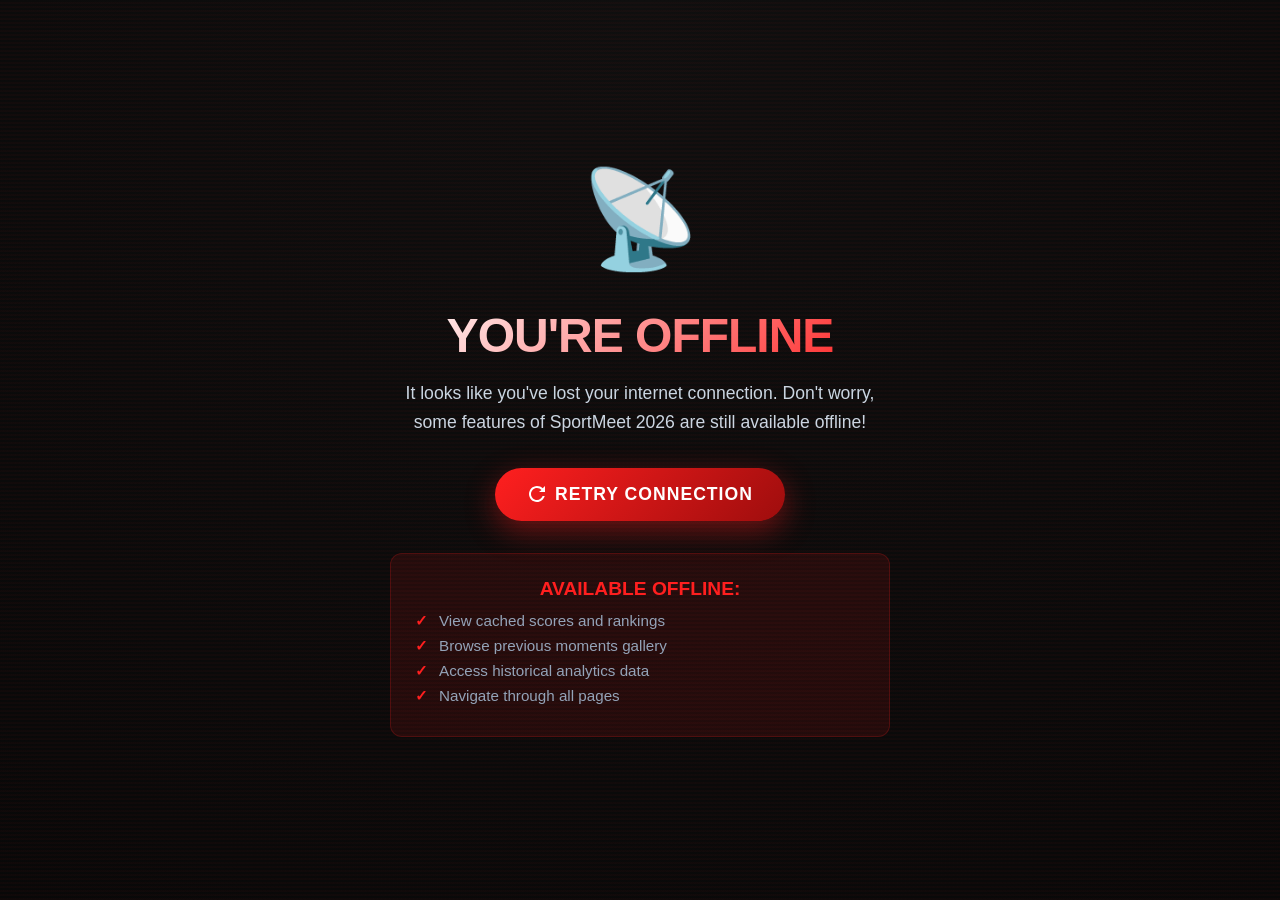
<file: offline.html>
<!doctype html>
<html lang="en">
  <head>
    <meta charset="UTF-8" />
    <meta
      name="viewport"
      content="width=device-width, initial-scale=1.0, maximum-scale=1.0, user-scalable=no"
    />
    <title>Offline - SportMeet 2026</title>
    <style>
      * {
        margin: 0;
        padding: 0;
        box-sizing: border-box;
      }

      body {
        font-family:
          "Outfit",
          -apple-system,
          BlinkMacSystemFont,
          "Segoe UI",
          Roboto,
          sans-serif;
        background: #080808;
        color: #ffffff;
        display: flex;
        align-items: center;
        justify-content: center;
        min-height: 100vh;
        padding: 2rem;
        overflow: hidden;
      }

      .offline-container {
        text-align: center;
        max-width: 500px;
        animation: fadeInUp 0.8s ease-out;
      }

      @keyframes fadeInUp {
        from {
          opacity: 0;
          transform: translateY(30px);
        }
        to {
          opacity: 1;
          transform: translateY(0);
        }
      }

      .offline-icon {
        font-size: 6rem;
        margin-bottom: 2rem;
        animation: float 3s ease-in-out infinite;
      }

      @keyframes float {
        0%,
        100% {
          transform: translateY(0);
        }
        50% {
          transform: translateY(-20px);
        }
      }

      h1 {
        font-family: "Barlow Condensed", sans-serif;
        font-size: 3rem;
        font-weight: 900;
        text-transform: uppercase;
        background: linear-gradient(135deg, #fff 0%, #ff1f1f 100%);
        -webkit-background-clip: text;
        background-clip: text;
        -webkit-text-fill-color: transparent;
        margin-bottom: 1rem;
        letter-spacing: -1px;
      }

      p {
        color: #cbd5e1;
        font-size: 1.1rem;
        margin-bottom: 2rem;
        line-height: 1.6;
      }

      .retry-button {
        display: inline-flex;
        align-items: center;
        gap: 0.5rem;
        background: linear-gradient(135deg, #ff1f1f 0%, #9e0d0d 100%);
        color: white;
        border: none;
        padding: 1rem 2rem;
        border-radius: 50px;
        font-family: "Barlow Condensed", sans-serif;
        font-size: 1.1rem;
        font-weight: 700;
        text-transform: uppercase;
        letter-spacing: 1px;
        cursor: pointer;
        box-shadow: 0 10px 30px rgba(255, 31, 31, 0.4);
        transition: all 0.3s cubic-bezier(0.23, 1, 0.32, 1);
        text-decoration: none;
      }

      .retry-button:hover {
        transform: translateY(-4px) scale(1.05);
        box-shadow: 0 15px 40px rgba(255, 31, 31, 0.6);
      }

      .retry-button:active {
        transform: translateY(-2px) scale(1.02);
      }

      .offline-message {
        background: rgba(255, 31, 31, 0.1);
        border: 1px solid rgba(255, 31, 31, 0.2);
        border-radius: 12px;
        padding: 1.5rem;
        margin-top: 2rem;
      }

      .offline-message h3 {
        font-family: "Barlow Condensed", sans-serif;
        font-size: 1.2rem;
        font-weight: 700;
        text-transform: uppercase;
        color: #ff1f1f;
        margin-bottom: 0.75rem;
      }

      .offline-message ul {
        text-align: left;
        list-style: none;
        padding: 0;
      }

      .offline-message li {
        color: #94a3b8;
        font-size: 0.95rem;
        margin-bottom: 0.5rem;
        padding-left: 1.5rem;
        position: relative;
      }

      .offline-message li::before {
        content: "✓";
        position: absolute;
        left: 0;
        color: #ff1f1f;
        font-weight: bold;
      }

      /* Animated background */
      body::before {
        content: "";
        position: fixed;
        top: 0;
        left: 0;
        width: 100%;
        height: 100%;
        background: radial-gradient(circle at 50% 0%, #0f0f0f 0%, #080808 100%);
        z-index: -1;
      }

      body::after {
        content: "";
        position: fixed;
        top: -50%;
        left: -50%;
        width: 200%;
        height: 200%;
        background: repeating-linear-gradient(
          0deg,
          transparent,
          transparent 2px,
          rgba(255, 31, 31, 0.03) 2px,
          rgba(255, 31, 31, 0.03) 4px
        );
        animation: drift 20s linear infinite;
        z-index: -1;
      }

      @keyframes drift {
        0% {
          transform: translate(0, 0);
        }
        100% {
          transform: translate(50px, 50px);
        }
      }
    </style>
  </head>
  <body>
    <div class="offline-container">
      <div class="offline-icon">📡</div>
      <h1>You're Offline</h1>
      <p>
        It looks like you've lost your internet connection. Don't worry, some
        features of SportMeet 2026 are still available offline!
      </p>

      <a
        href="/"
        class="retry-button"
        onclick="
          window.location.reload();
          return false;
        "
      >
        <svg width="20" height="20" viewBox="0 0 20 20" fill="currentColor">
          <path
            d="M4 10c0-3.3 2.7-6 6-6 1.8 0 3.4.8 4.5 2.1L12 8h6V2l-2.3 2.3C14.2 2.8 12.2 2 10 2 5.6 2 2 5.6 2 10s3.6 8 8 8c3.7 0 6.8-2.6 7.7-6h-2.1c-.8 2.3-3 4-5.6 4-3.3 0-6-2.7-6-6z"
          />
        </svg>
        Retry Connection
      </a>

      <div class="offline-message">
        <h3>Available Offline:</h3>
        <ul>
          <li>View cached scores and rankings</li>
          <li>Browse previous moments gallery</li>
          <li>Access historical analytics data</li>
          <li>Navigate through all pages</li>
        </ul>
      </div>
    </div>

    <script>
      // Auto-retry connection every 5 seconds
      let retryCount = 0;
      const maxRetries = 10;

      function checkConnection() {
        if (retryCount < maxRetries) {
          fetch("/", { method: "HEAD", cache: "no-cache" })
            .then((response) => {
              if (response.ok) {
                // Connection restored
                window.location.href = "/";
              }
            })
            .catch(() => {
              // Still offline
              retryCount++;
              setTimeout(checkConnection, 5000);
            });
        }
      }

      // Start checking after 5 seconds
      setTimeout(checkConnection, 5000);

      // Listen for online event
      window.addEventListener("online", () => {
        window.location.href = "/";
      });
    </script>
  </body>
</html>
</file>
